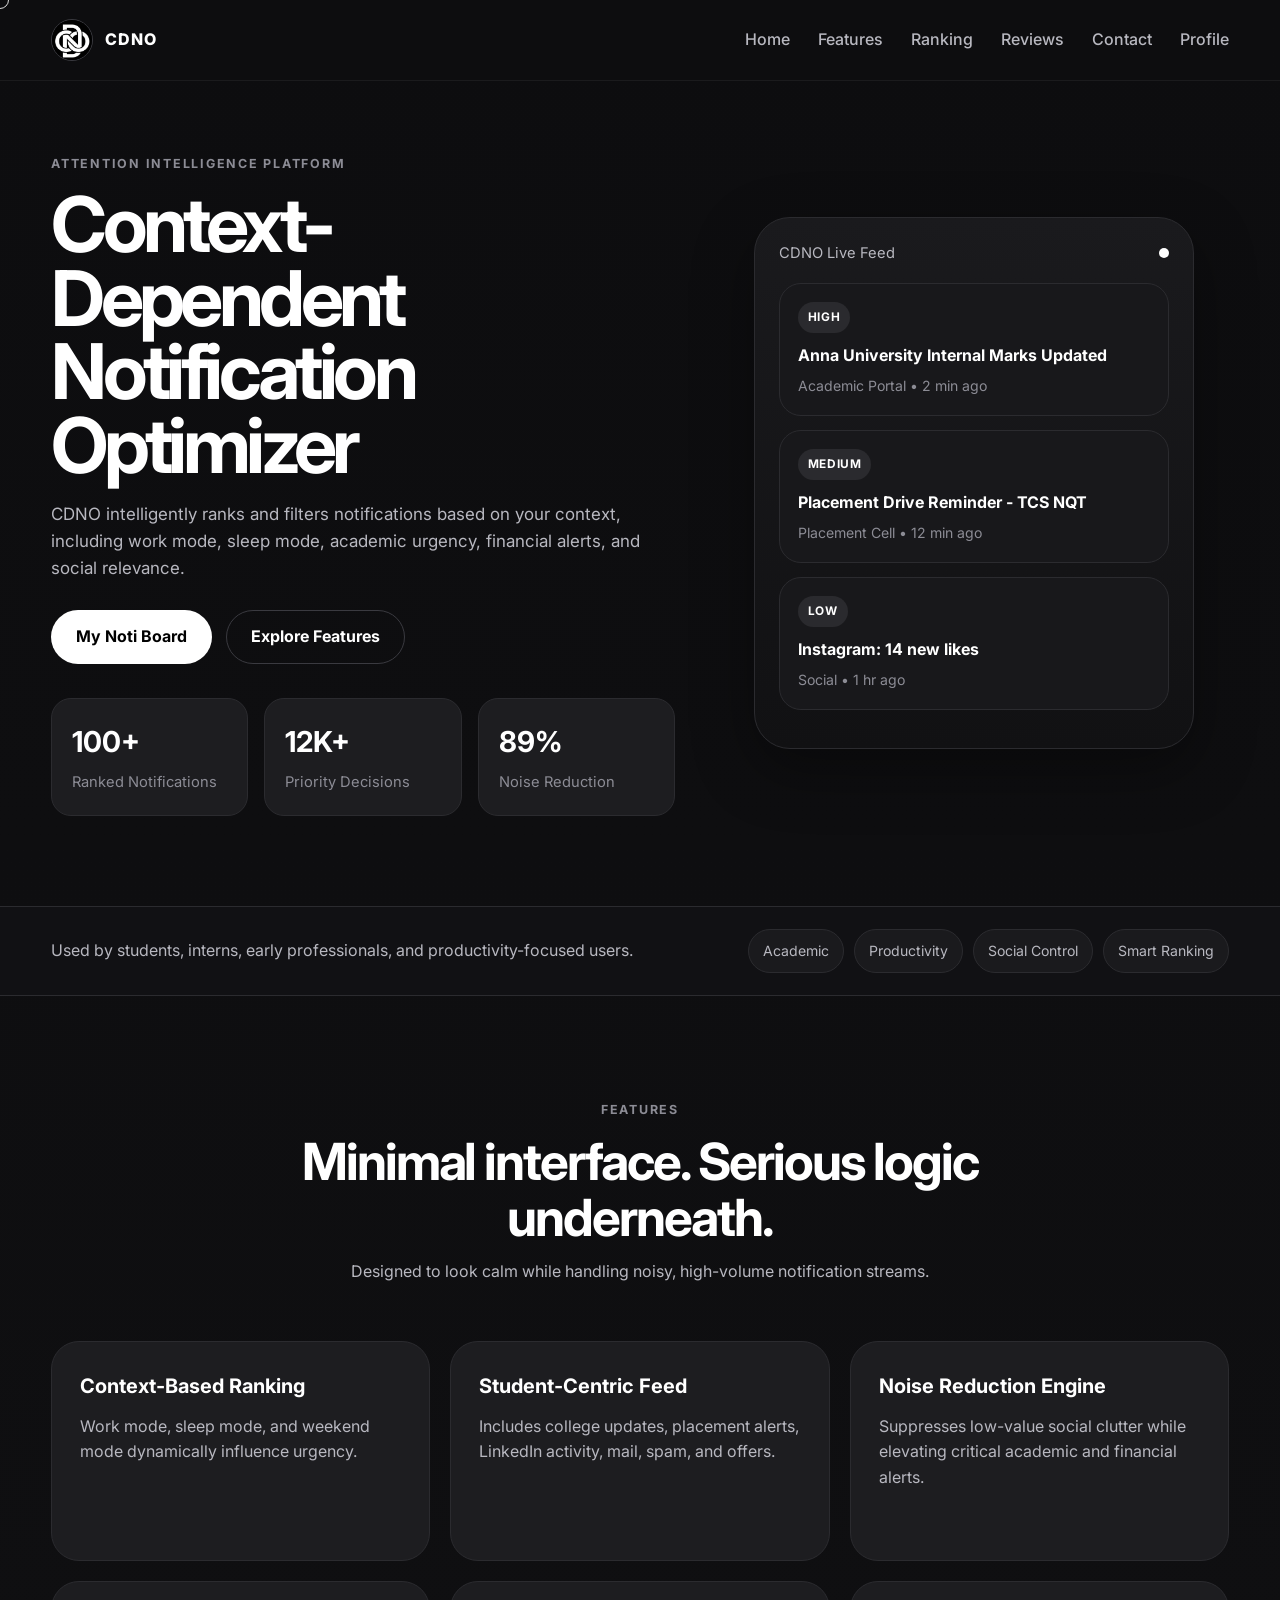
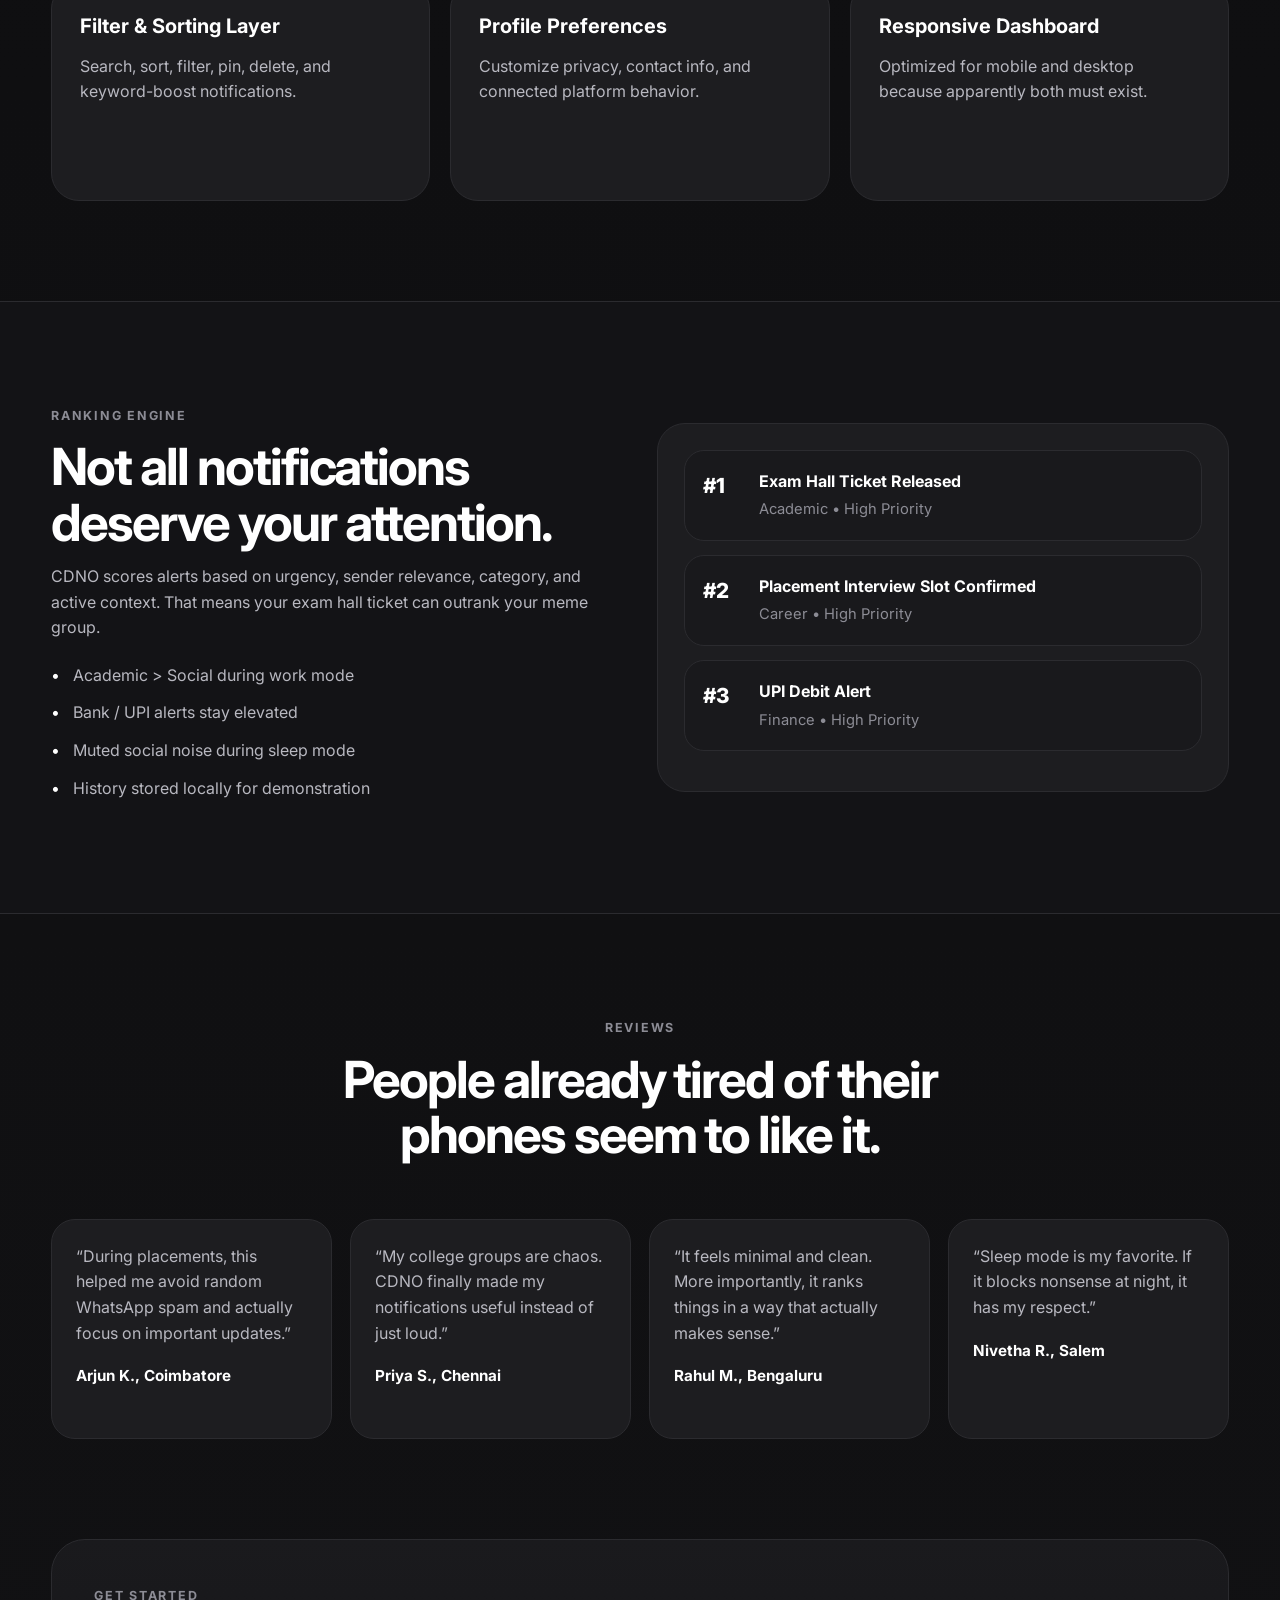
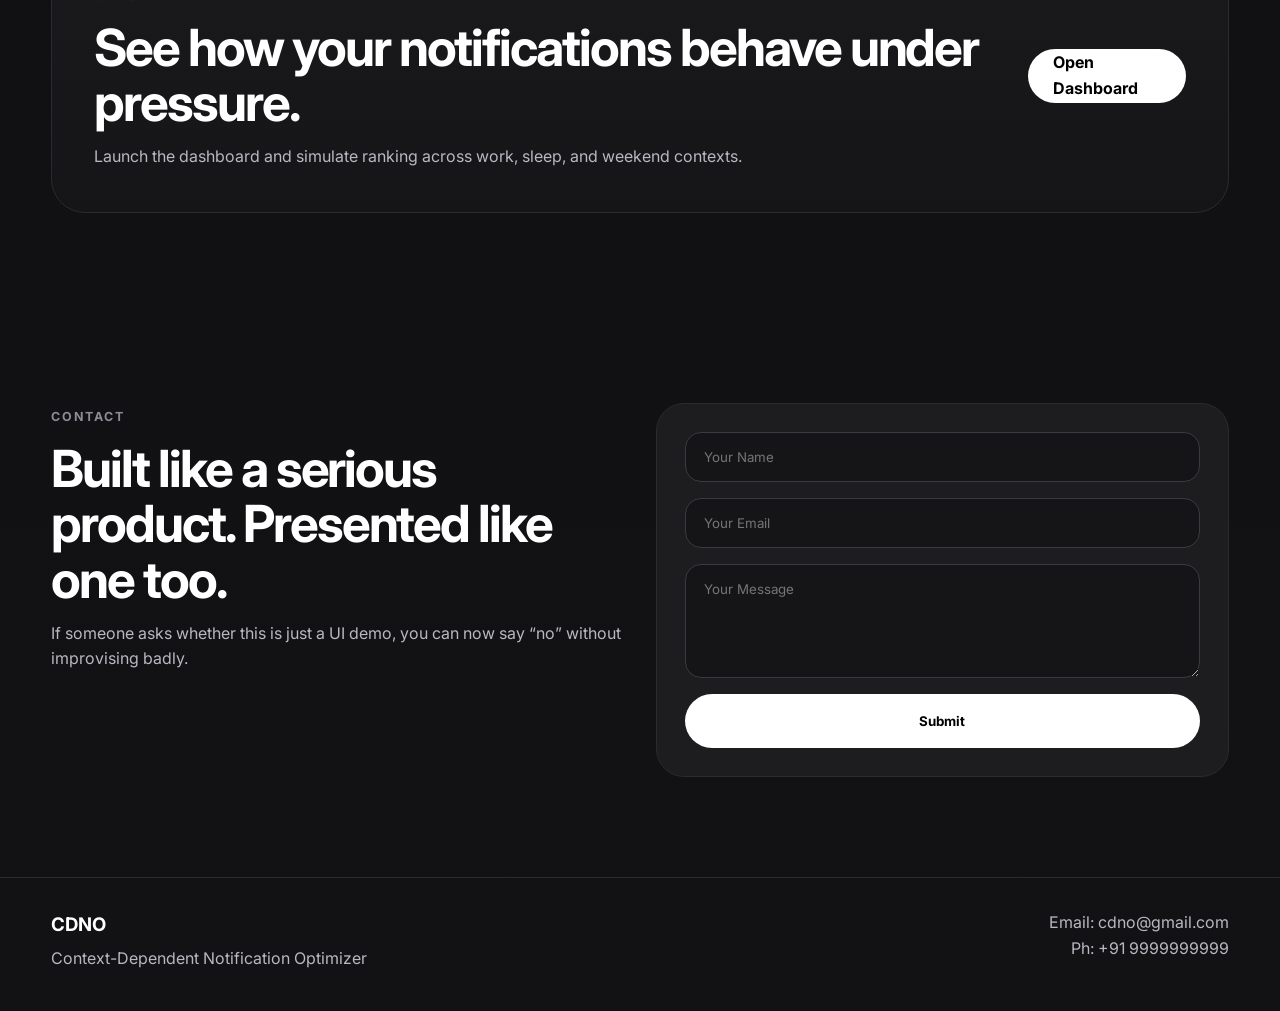
<file: index.html>
<!DOCTYPE html>
<html lang="en">
<head>
  <meta charset="UTF-8" />
  <meta name="viewport" content="width=device-width, initial-scale=1.0" />
  <title>CDNO | Context-Dependent Notification Optimizer</title>
  <meta name="description" content="CDNO intelligently ranks and filters notifications based on urgency, relevance, and user context." />
  <meta name="keywords" content="CDNO, Notification Optimizer, Smart Notifications, Dashboard" />
  <meta name="author" content="Leo" />


  <link rel="preconnect" href="https://fonts.googleapis.com" />
  <link rel="preconnect" href="https://fonts.gstatic.com" crossorigin />
  <link href="https://fonts.googleapis.com/css2?family=Inter:wght@300;400;500;600;700;800&display=swap" rel="stylesheet" />


  <link rel="stylesheet" href="./css/style.css" />
</head>
<body>


  <div class="cursor"></div>


  <!-- NAVBAR -->
  <header class="navbar">
    <div class="container nav-container">
      <div class="brand">
        <div class="brand-mark">
          <img src="./assets/logo.jpg" alt="CDNO Logo" />
        </div>
        <span>CDNO</span>
      </div>


      <nav class="nav-links" id="navLinks">
        <a href="#home">Home</a>
        <a href="#features">Features</a>
        <a href="#ranking">Ranking</a>
        <a href="#testimonials">Reviews</a>
        <a href="#contact">Contact</a>
        <a href="profile.html">Profile</a>
      </nav>


      <button class="menu-toggle" id="menuToggle" aria-label="Toggle Menu">
        <span></span><span></span><span></span>
      </button>
    </div>
  </header>


  <!-- HERO -->
  <section class="hero" id="home">
    <div class="container hero-grid">
      <div class="hero-copy reveal">
        <span class="eyebrow">ATTENTION INTELLIGENCE PLATFORM</span>
        <h1>Context-Dependent Notification Optimizer</h1>
        <p>
          CDNO intelligently ranks and filters notifications based on your context,
          including work mode, sleep mode, academic urgency, financial alerts,
          and social relevance.
        </p>


        <div class="hero-actions">
          <a href="login.html" class="btn btn-primary magnetic">My Noti Board</a>
          <a href="#features" class="btn btn-secondary magnetic">Explore Features</a>
        </div>


        <div class="hero-stats">
          <div class="stat-card">
            <h3>100+</h3>
            <p>Ranked Notifications</p>
          </div>
          <div class="stat-card">
            <h3>12K+</h3>
            <p>Priority Decisions</p>
          </div>
          <div class="stat-card">
            <h3>89%</h3>
            <p>Noise Reduction</p>
          </div>
        </div>
      </div>


      <div class="hero-panel reveal">
        <div class="device-shell">
          <div class="device-top">
            <span>CDNO Live Feed</span>
            <span class="pulse-dot"></span>
          </div>


          <div class="feed-card high">
            <span class="tag">HIGH</span>
            <h4>Anna University Internal Marks Updated</h4>
            <p>Academic Portal • 2 min ago</p>
          </div>


          <div class="feed-card medium">
            <span class="tag">MEDIUM</span>
            <h4>Placement Drive Reminder - TCS NQT</h4>
            <p>Placement Cell • 12 min ago</p>
          </div>


          <div class="feed-card low">
            <span class="tag">LOW</span>
            <h4>Instagram: 14 new likes</h4>
            <p>Social • 1 hr ago</p>
          </div>
        </div>
      </div>
    </div>
  </section>


  <!-- TRUST -->
  <section class="trust-strip reveal">
    <div class="container trust-row">
      <span>Used by students, interns, early professionals, and productivity-focused users.</span>
      <div class="trust-badges">
        <span>Academic</span>
        <span>Productivity</span>
        <span>Social Control</span>
        <span>Smart Ranking</span>
      </div>
    </div>
  </section>


  <!-- FEATURES -->
  <section class="section" id="features">
    <div class="container">
      <div class="section-head reveal">
        <span class="eyebrow">FEATURES</span>
        <h2>Minimal interface. Serious logic underneath.</h2>
        <p>Designed to look calm while handling noisy, high-volume notification streams.</p>
      </div>


      <div class="feature-grid">
        <article class="feature-card reveal">
          <h3>Context-Based Ranking</h3>
          <p>Work mode, sleep mode, and weekend mode dynamically influence urgency.</p>
        </article>


        <article class="feature-card reveal">
          <h3>Student-Centric Feed</h3>
          <p>Includes college updates, placement alerts, LinkedIn activity, mail, spam, and offers.</p>
        </article>


        <article class="feature-card reveal">
          <h3>Noise Reduction Engine</h3>
          <p>Suppresses low-value social clutter while elevating critical academic and financial alerts.</p>
        </article>


        <article class="feature-card reveal">
          <h3>Filter & Sorting Layer</h3>
          <p>Search, sort, filter, pin, delete, and keyword-boost notifications.</p>
        </article>


        <article class="feature-card reveal">
          <h3>Profile Preferences</h3>
          <p>Customize privacy, contact info, and connected platform behavior.</p>
        </article>


        <article class="feature-card reveal">
          <h3>Responsive Dashboard</h3>
          <p>Optimized for mobile and desktop because apparently both must exist.</p>
        </article>
      </div>
    </div>
  </section>


  <!-- RANKING PREVIEW -->
  <section class="section section-alt" id="ranking">
    <div class="container ranking-layout">
      <div class="ranking-copy reveal">
        <span class="eyebrow">RANKING ENGINE</span>
        <h2>Not all notifications deserve your attention.</h2>
        <p>
          CDNO scores alerts based on urgency, sender relevance, category, and active context.
          That means your exam hall ticket can outrank your meme group.
        </p>
        <ul class="bullet-list">
          <li>Academic > Social during work mode</li>
          <li>Bank / UPI alerts stay elevated</li>
          <li>Muted social noise during sleep mode</li>
          <li>History stored locally for demonstration</li>
        </ul>
      </div>


      <div class="ranking-box reveal">
        <div class="mini-rank-card">
          <span>#1</span>
          <div>
            <h4>Exam Hall Ticket Released</h4>
            <p>Academic • High Priority</p>
          </div>
        </div>


        <div class="mini-rank-card">
          <span>#2</span>
          <div>
            <h4>Placement Interview Slot Confirmed</h4>
            <p>Career • High Priority</p>
          </div>
        </div>


        <div class="mini-rank-card">
          <span>#3</span>
          <div>
            <h4>UPI Debit Alert</h4>
            <p>Finance • High Priority</p>
          </div>
        </div>
      </div>
    </div>
  </section>


  <!-- TESTIMONIALS -->
  <section class="section" id="testimonials">
    <div class="container">
      <div class="section-head reveal">
        <span class="eyebrow">REVIEWS</span>
        <h2>People already tired of their phones seem to like it.</h2>
      </div>


      <div class="testimonial-grid">
        <article class="testimonial-card reveal">
          <p>“During placements, this helped me avoid random WhatsApp spam and actually focus on important updates.”</p>
          <h4>Arjun K., Coimbatore</h4>
        </article>


        <article class="testimonial-card reveal">
          <p>“My college groups are chaos. CDNO finally made my notifications useful instead of just loud.”</p>
          <h4>Priya S., Chennai</h4>
        </article>


        <article class="testimonial-card reveal">
          <p>“It feels minimal and clean. More importantly, it ranks things in a way that actually makes sense.”</p>
          <h4>Rahul M., Bengaluru</h4>
        </article>


        <article class="testimonial-card reveal">
          <p>“Sleep mode is my favorite. If it blocks nonsense at night, it has my respect.”</p>
          <h4>Nivetha R., Salem</h4>
        </article>
      </div>
    </div>
  </section>


  <!-- CTA -->
  <section class="cta-section reveal">
    <div class="container cta-box">
      <div>
        <span class="eyebrow">GET STARTED</span>
        <h2>See how your notifications behave under pressure.</h2>
        <p>Launch the dashboard and simulate ranking across work, sleep, and weekend contexts.</p>
      </div>
      <a href="login.html" class="btn btn-primary magnetic">Open Dashboard</a>
    </div>
  </section>


  <!-- CONTACT -->
  <section class="section" id="contact">
    <div class="container contact-wrap reveal">
      <div class="contact-left">
        <span class="eyebrow">CONTACT</span>
        <h2>Built like a serious product. Presented like one too.</h2>
        <p>If someone asks whether this is just a UI demo, you can now say “no” without improvising badly.</p>
      </div>


      <form class="contact-form" id="contactForm">
        <input type="text" id="name" placeholder="Your Name" required />
        <input type="email" id="email" placeholder="Your Email" required />
        <textarea id="message" placeholder="Your Message" rows="5" required></textarea>
        <button type="submit" class="btn btn-primary magnetic">Submit</button>
      </form>
    </div>
  </section>


  <!-- FOOTER -->
  <footer class="footer">
    <div class="container footer-row">
      <div>
        <h3>CDNO</h3>
        <p>Context-Dependent Notification Optimizer</p>
      </div>
      <div class="footer-contact">
        <p>Email: cdno@gmail.com</p>
        <p>Ph: +91 9999999999</p>
      </div>
    </div>
  </footer>


  <script src="./js/database.js"></script>
  <script src="./js/auth.js"></script>
  <script src="./js/script.js"></script>
</body>
</html>
</file>
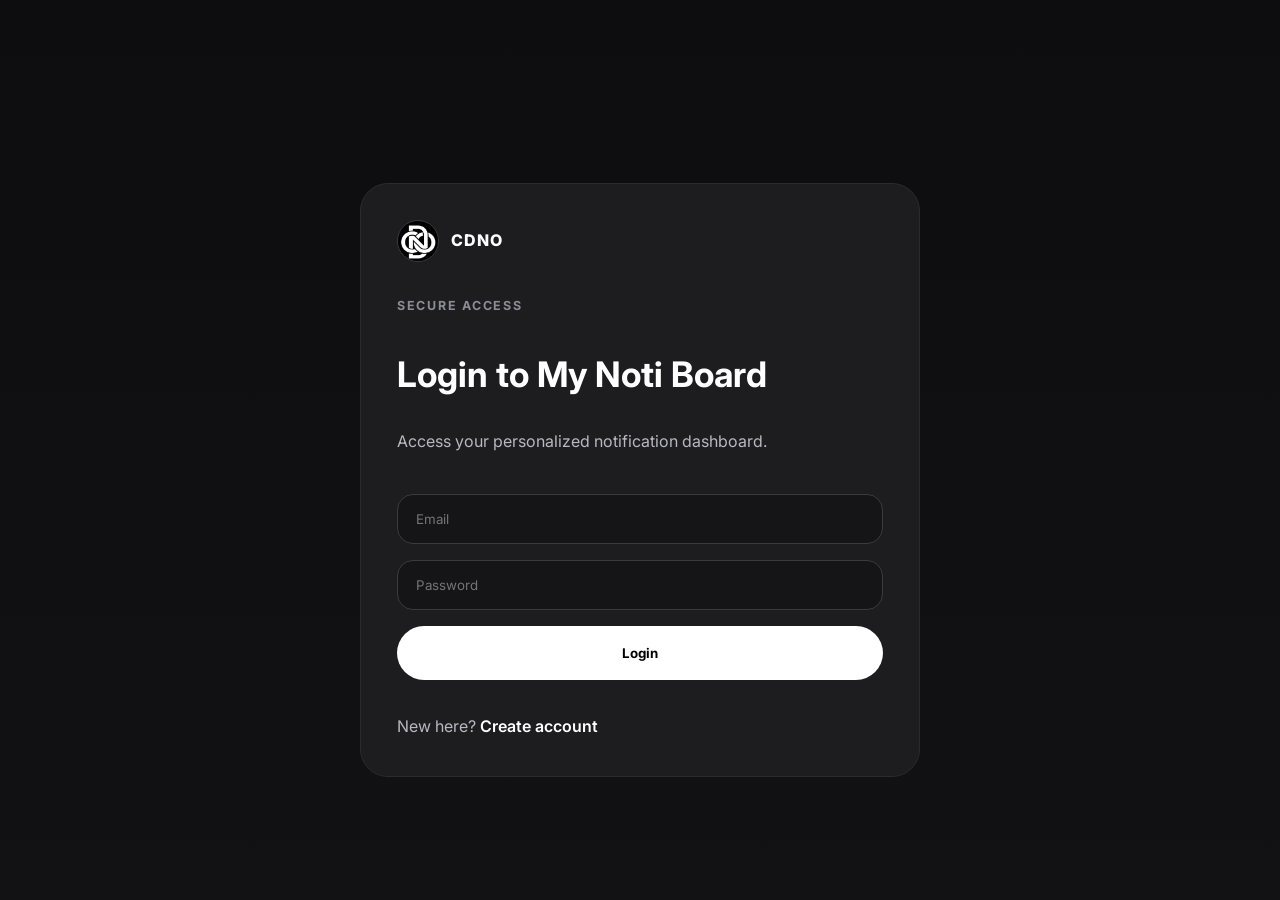
<file: login.html>
<!DOCTYPE html>
<html lang="en">
<head>
  <meta charset="UTF-8" />
  <meta name="viewport" content="width=device-width, initial-scale=1.0" />
  <title>CDNO | Login</title>
  <link rel="preconnect" href="https://fonts.googleapis.com" />
  <link rel="preconnect" href="https://fonts.gstatic.com" crossorigin />
  <link href="https://fonts.googleapis.com/css2?family=Inter:wght@300;400;500;600;700;800&display=swap" rel="stylesheet" />
  <link rel="stylesheet" href="./css/style.css" />
</head>
<body>


  <section class="section" style="min-height:100vh; display:grid; place-items:center; padding:120px 0 60px;">
    <div class="container" style="max-width:560px;">
      <div class="contact-form" style="padding:36px;">
        <div class="brand" style="margin-bottom:18px;">
          <div class="brand-mark"><img src="./assets/logo.jpg" alt="CDNO Logo" /></div>
          <span>CDNO</span>
        </div>


        <span class="eyebrow">SECURE ACCESS</span>
        <h2 style="font-size:2.2rem; margin-bottom:10px;">Login to My Noti Board</h2>
        <p style="color:var(--text-muted); margin-bottom:24px;">Access your personalized notification dashboard.</p>


        <form id="loginForm" style="display:grid; gap:16px;">
          <input type="email" id="loginEmail" placeholder="Email" required />
          <input type="password" id="loginPassword" placeholder="Password" required />
          <button type="submit" class="btn btn-primary">Login</button>
        </form>


        <p style="margin-top:18px; color:var(--text-muted);">
          New here? <a href="signup.html" style="color:#fff; font-weight:600;">Create account</a>
        </p>


        <p id="loginError" style="margin-top:14px; color:#ff9f9f; display:none;"></p>
      </div>
    </div>
  </section>


  <script src="./js/database.js"></script>
  <script src="./js/auth.js"></script>
</body>
</html>
</file>
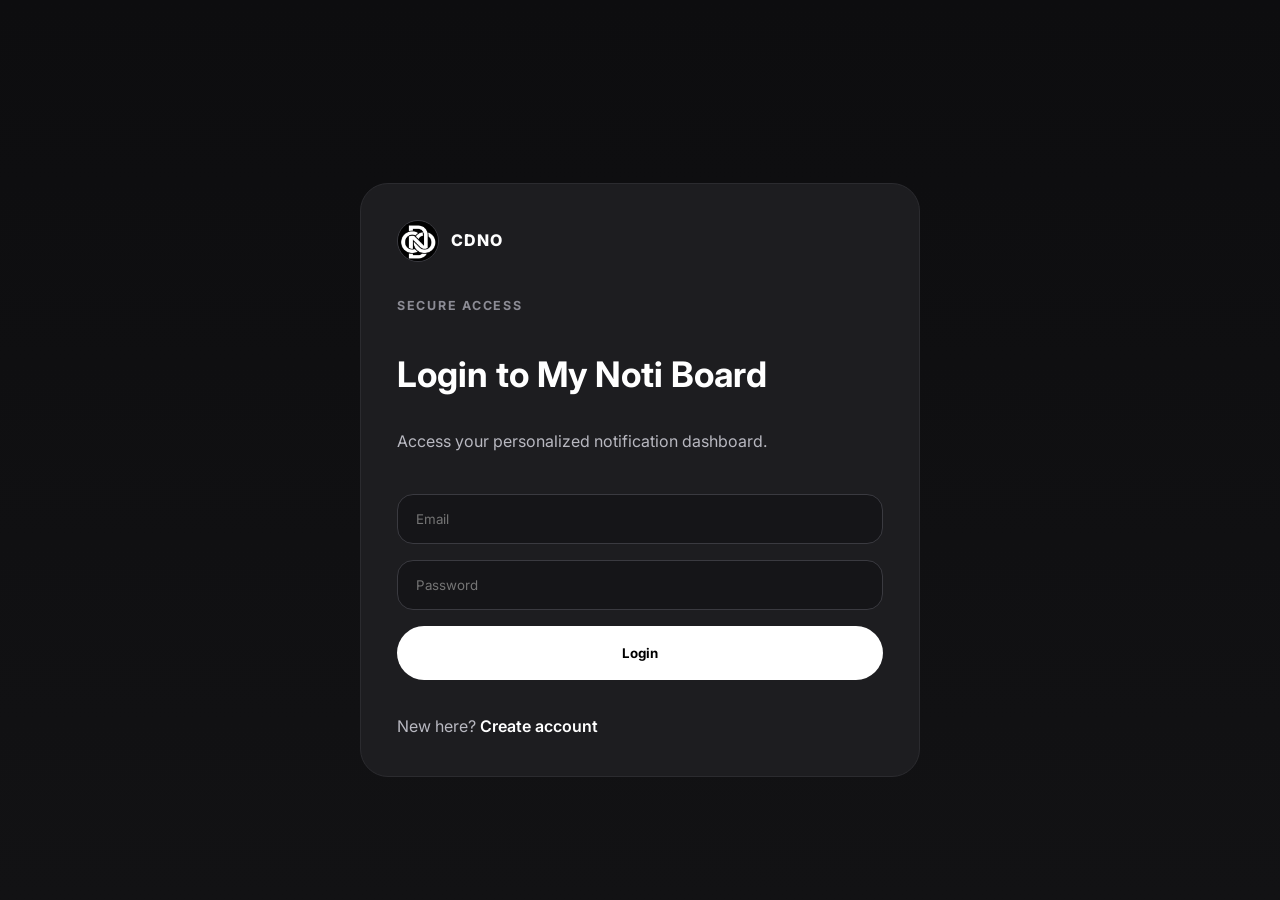
<file: notifications.html>
<!DOCTYPE html>
<html lang="en">
<head>
  <meta charset="UTF-8" />
  <meta name="viewport" content="width=device-width, initial-scale=1.0" />
  <title>CDNO | My Noti Board</title>


  <link rel="preconnect" href="https://fonts.googleapis.com" />
  <link rel="preconnect" href="https://fonts.gstatic.com" crossorigin />
  <link href="https://fonts.googleapis.com/css2?family=Inter:wght@300;400;500;600;700;800&display=swap" rel="stylesheet" />


  <link rel="stylesheet" href="./css/dashboard.css" />
</head>
<body>


  <div class="app-shell">


    <div class="mobile-topbar">
      <div class="mobile-brand">
        <div class="brand-mark"><img src="./assets/logo.jpg" alt="CDNO Logo" /></div>
        <div>
          <h2>CDNO</h2>
          <p>My Noti Board</p>
        </div>
      </div>
    </div>


    <aside class="sidebar">
      <div class="sidebar-top">
        <div class="sidebar-brand">
          <div class="brand-mark"><img src="./assets/logo.jpg" alt="CDNO Logo" /></div>
          <div>
            <h2>CDNO</h2>
            <p>My Noti Board</p>
          </div>
        </div>


        <nav class="sidebar-nav">
          <a href="#dashboard">Dashboard</a>
          <a href="#filters">Filters</a>
          <a href="#rankings">Rankings</a>
          <a href="#history">History</a>
          <a href="#profile">Profile</a>
        </nav>


        <div class="mode-panel">
          <p>Context Mode</p>
          <div class="mode-buttons">
            <button class="mode-btn active" data-mode="work">Work</button>
            <button class="mode-btn" data-mode="sleep">Sleep</button>
            <button class="mode-btn" data-mode="weekend">Weekend</button>
          </div>
        </div>
      </div>
      <div class="sidebar-footer">
        <button class="secondary-btn full-btn" id="goProfileBtn">Open Profile</button>
        <button class="secondary-btn full-btn danger-btn" id="logoutBtn">Logout</button>
      </div>
    </aside>


    <main class="main-content">
      <section class="topbar" id="dashboard">
        <div class="topbar-left">
          <h1>Notification Intelligence Dashboard</h1>
          <p id="welcomeText">Ranked and filtered based on your selected context.</p>
        </div>


        <div class="topbar-actions">
          <button class="secondary-btn" id="refreshBtn">Refresh Feed</button>
          <button class="primary-btn" id="runEngineBtn">Run Optimizer</button>
        </div>
      </section>


      <section class="summary-grid">
        <div class="summary-card">
          <h3 id="totalCount">0</h3>
          <p>Total Notifications</p>
        </div>
        <div class="summary-card">
          <h3 id="unreadCount">0</h3>
          <p>Unread Alerts</p>
        </div>
        <div class="summary-card">
          <h3 id="optimizedCount">0</h3>
          <p>High Priority</p>
        </div>
        <div class="summary-card">
          <h3 id="hiddenNoiseCount">0</h3>
          <p>Suppressed Noise</p>
        </div>
      </section>


      <section class="panel" id="filters">
        <div class="panel-head">
          <div>
            <h2>Filters & Optimization</h2>
            <p>Customize how alerts are ranked and filtered.</p>
          </div>
        </div>


        <div class="controls-grid">
          <div class="control-box">
            <label for="searchInput">Search</label>
            <input type="text" id="searchInput" placeholder="Search title, source, category..." />
          </div>


          <div class="control-box">
            <label for="categoryFilter">Category</label>
            <select id="categoryFilter">
              <option value="all">All Categories</option>
              <option value="academic">Academic</option>
              <option value="career">Career</option>
              <option value="social">Social</option>
              <option value="finance">Finance</option>
              <option value="utility">Utility</option>
              <option value="travel">Travel</option>
              <option value="spam">Spam</option>
              <option value="gaming">Gaming</option>
            </select>
          </div>


          <div class="control-box">
            <label for="priorityFilter">Priority</label>
            <select id="priorityFilter">
              <option value="all">All Priorities</option>
              <option value="HIGH">High</option>
              <option value="MEDIUM">Medium</option>
              <option value="LOW">Low</option>
            </select>
          </div>


          <div class="control-box">
            <label for="sortMode">Sort By</label>
            <select id="sortMode">
              <option value="priority">Priority</option>
              <option value="category">Category</option>
              <option value="source">Source</option>
              <option value="recent">Recent First</option>
            </select>
          </div>


          <div class="control-box full-span">
            <label for="keywordInput">Keyword Boost</label>
            <input type="text" id="keywordInput" placeholder="exam, marks, placement, interview, anna university..." />
          </div>
        </div>


        <div class="toggle-row">
          <label class="toggle-wrap">
            <input type="checkbox" id="autoSortToggle" />
            <span>Enable Automated Ranking</span>
          </label>


          <button class="secondary-btn" id="saveKeywordBtn">Save Keywords</button>
        </div>
      </section>


      <section class="panel" id="rankings">
        <div class="panel-head">
          <div>
            <h2>Ranked Notifications</h2>
            <p>Important alerts rise. Junk gets buried.</p>
          </div>
        </div>


        <div id="notificationList" class="notification-list"></div>
      </section>


      <section class="panel" id="history">
        <div class="panel-head">
          <div>
            <h2>Optimization History</h2>
            <p>Recent ranking and feed processing sessions.</p>
          </div>
        </div>


        <div id="historyList" class="history-list"></div>
      </section>


      <section class="panel" id="profile">
        <div class="panel-head">
          <div>
            <h2>User Profile Snapshot</h2>
            <p>Your personalization and connected account overview.</p>
          </div>
        </div>


        <div class="profile-grid">
          <div class="profile-card">
            <h3 id="profileUserName">User</h3>
            <p id="profileUserEmail">No email</p>
            <p id="profileUserPhone">Phone not added</p>
            <p id="profileUserPrivacy">Private Profile</p>
          </div>


          <div class="profile-card">
            <h3>Connected Platforms</h3>
            <ul>
              <li id="profileInstagram">Instagram: Not connected</li>
              <li id="profileWhatsapp">WhatsApp: Not connected</li>
              <li>Notification Engine: Active</li>
              <li>Personalization Layer: Enabled</li>
            </ul>
          </div>
        </div>
      </section>


    </main>
  </div>


  <script src="./js/database.js"></script>
  <script src="./js/auth.js"></script>
  <script src="./js/dashboard.js"></script>
</body>
</html>
</file>
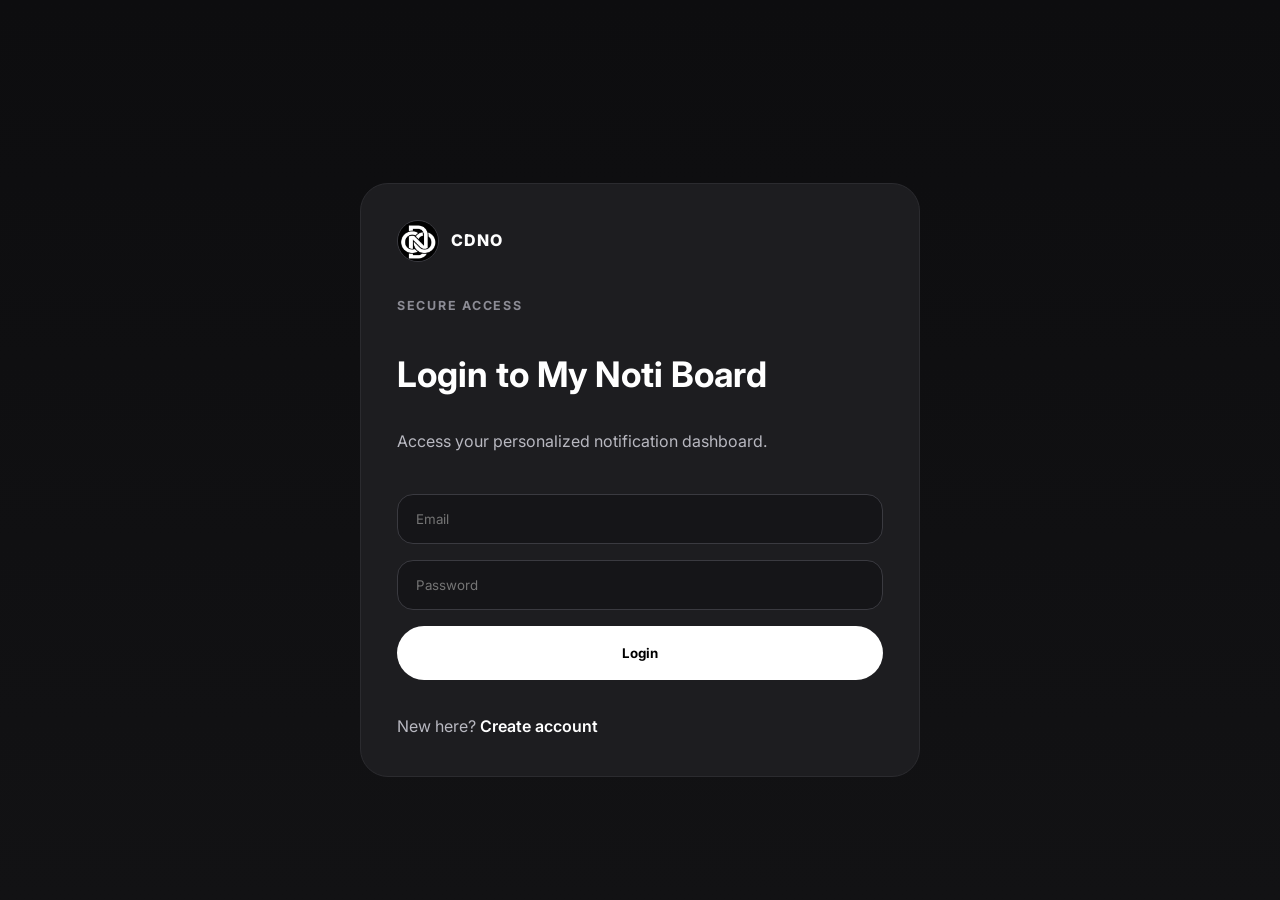
<file: profile.html>
<!DOCTYPE html>
<html lang="en">
<head>
  <meta charset="UTF-8" />
  <meta name="viewport" content="width=device-width, initial-scale=1.0" />
  <title>CDNO | Profile</title>
  <link rel="preconnect" href="https://fonts.googleapis.com" />
  <link rel="preconnect" href="https://fonts.gstatic.com" crossorigin />
  <link href="https://fonts.googleapis.com/css2?family=Inter:wght@300;400;500;600;700;800&display=swap" rel="stylesheet" />
  <link rel="stylesheet" href="./css/style.css" />
</head>
<body>


  <section class="section" style="min-height:100vh; padding:120px 0 60px;">
    <div class="container" style="max-width:900px;">
      <div class="section-head" style="text-align:left; margin-bottom:28px;">
        <div class="brand" style="margin-bottom:18px;">
          <div class="brand-mark"><img src="./assets/logo.jpg" alt="CDNO Logo" /></div>
          <span>CDNO</span>
        </div>
        <span class="eyebrow">PROFILE</span>
        <h2>Account Overview</h2>
        <p>Your local profile and personalization settings.</p>
      </div>


      <div class="feature-grid" style="grid-template-columns:1fr 1fr;">
        <div class="feature-card">
          <h3 id="profileName">User</h3>
          <p id="profileEmail">Email</p>
          <p id="profilePhone">Phone</p>
          <p id="profilePrivacy">Privacy</p>
        </div>


        <div class="feature-card">
          <h3>Connected Platforms</h3>
          <p id="profileInstagram">Instagram: Not connected</p>
          <p id="profileWhatsapp">WhatsApp: Not connected</p>
          <p>Notification Engine: Enabled</p>
        </div>
      </div>


      <div style="margin-top:28px; display:flex; gap:14px; flex-wrap:wrap;">
        <a href="notifications.html" class="btn btn-primary">Open Dashboard</a>
        <a href="index.html" class="btn btn-secondary">Back Home</a>
        <button id="logoutProfileBtn" class="btn btn-secondary">Logout</button>
      </div>
    </div>
  </section>


  <script src="./js/database.js"></script>
  <script src="./js/auth.js"></script>
</body>
</html>
</file>
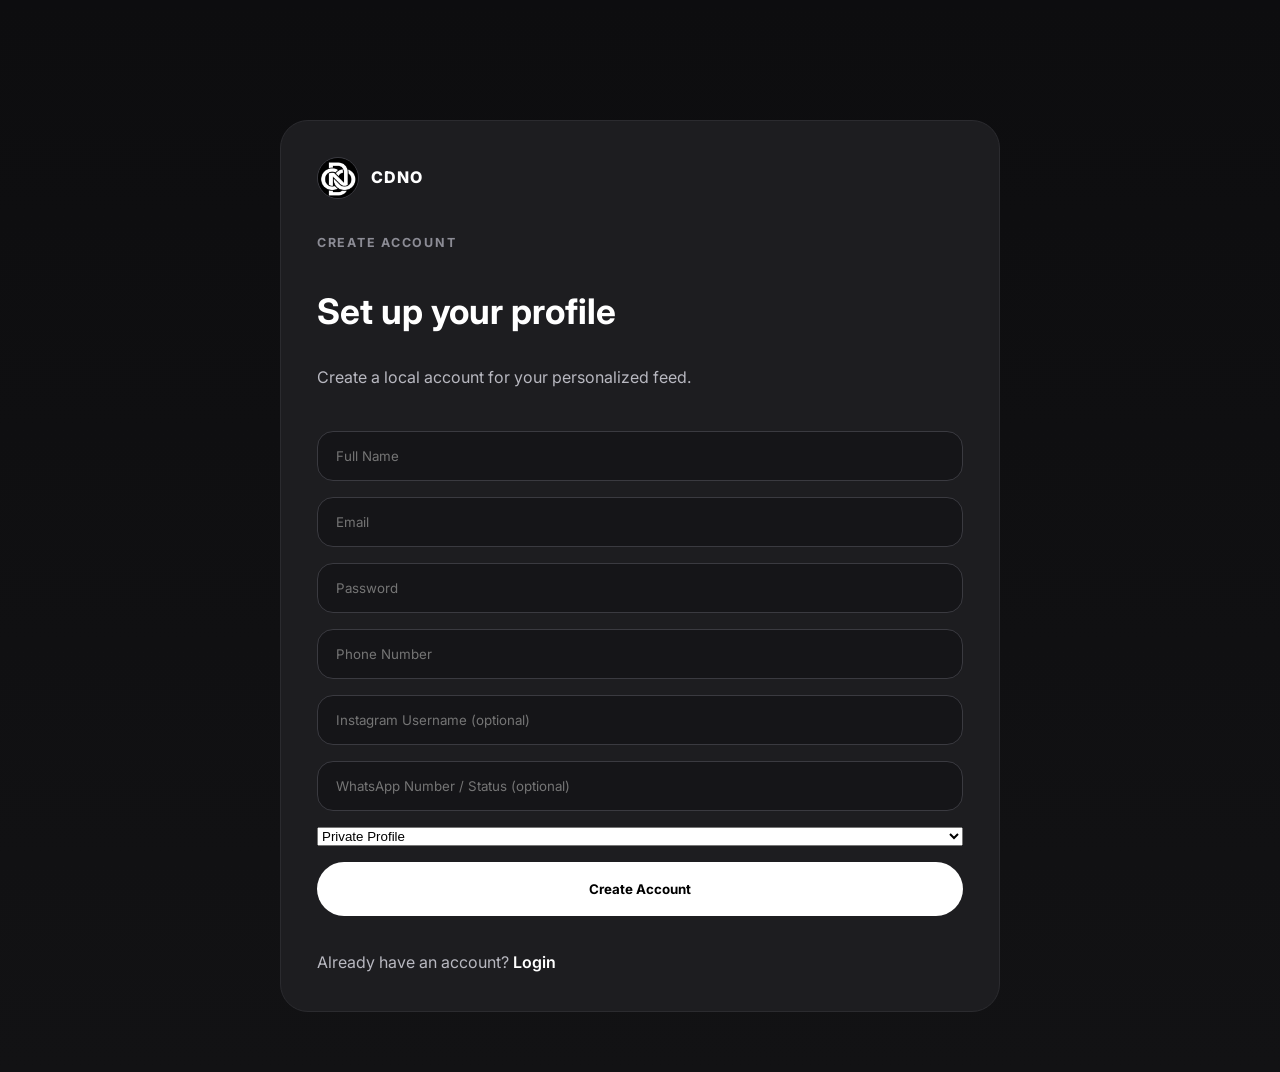
<file: signup.html>
<!DOCTYPE html>
<html lang="en">
<head>
  <meta charset="UTF-8" />
  <meta name="viewport" content="width=device-width, initial-scale=1.0" />
  <title>CDNO | Sign Up</title>
  <link rel="preconnect" href="https://fonts.googleapis.com" />
  <link rel="preconnect" href="https://fonts.gstatic.com" crossorigin />
  <link href="https://fonts.googleapis.com/css2?family=Inter:wght@300;400;500;600;700;800&display=swap" rel="stylesheet" />
  <link rel="stylesheet" href="./css/style.css" />
</head>
<body>


  <section class="section" style="min-height:100vh; display:grid; place-items:center; padding:120px 0 60px;">
    <div class="container" style="max-width:720px;">
      <div class="contact-form" style="padding:36px;">
        <div class="brand" style="margin-bottom:18px;">
          <div class="brand-mark"><img src="./assets/logo.jpg" alt="CDNO Logo" /></div>
          <span>CDNO</span>
        </div>


        <span class="eyebrow">CREATE ACCOUNT</span>
        <h2 style="font-size:2.2rem; margin-bottom:10px;">Set up your profile</h2>
        <p style="color:var(--text-muted); margin-bottom:24px;">Create a local account for your personalized feed.</p>


        <form id="signupForm" style="display:grid; gap:16px;">
          <input type="text" id="signupName" placeholder="Full Name" required />
          <input type="email" id="signupEmail" placeholder="Email" required />
          <input type="password" id="signupPassword" placeholder="Password" required />
          <input type="tel" id="signupPhone" placeholder="Phone Number" required />
          <input type="text" id="signupInstagram" placeholder="Instagram Username (optional)" />
          <input type="text" id="signupWhatsapp" placeholder="WhatsApp Number / Status (optional)" />
          <select id="signupPrivacy" required>
            <option value="Private Profile">Private Profile</option>
            <option value="Friends Only">Friends Only</option>
            <option value="Public Profile">Public Profile</option>
          </select>
          <button type="submit" class="btn btn-primary">Create Account</button>
        </form>


        <p style="margin-top:18px; color:var(--text-muted);">
          Already have an account? <a href="login.html" style="color:#fff; font-weight:600;">Login</a>
        </p>


        <p id="signupError" style="margin-top:14px; color:#ff9f9f; display:none;"></p>
      </div>
    </div>
  </section>


  <script src="./js/database.js"></script>
  <script src="./js/auth.js"></script>
</body>
</html>
</file>
<file: css/style.css>
:root {
  --bg: #0f0f10;
  --bg-soft: #171719;
  --bg-card: #1d1d20;
  --line: #2b2b2f;
  --line-soft: #3a3a40;
  --text: #ffffff;
  --text-muted: #b8b8c0;
  --text-soft: #8c8c95;
  --white: #ffffff;
  --black: #000000;
  --shadow: 0 20px 60px rgba(0, 0, 0, 0.35);
  --radius-xl: 28px;
  --radius-lg: 20px;
  --radius-md: 16px;
  --radius-sm: 12px;
  --transition: all 0.35s ease;
  --max-width: 1240px;
}


* {
  margin: 0;
  padding: 0;
  box-sizing: border-box;
}


html { scroll-behavior: smooth; }


body {
  font-family: 'Inter', sans-serif;
  background: linear-gradient(180deg, #0d0d0f 0%, #121214 100%);
  color: var(--text);
  overflow-x: hidden;
  line-height: 1.6;
}


a { text-decoration: none; color: inherit; }
button, input, textarea { font-family: inherit; }
img, svg { display: block; max-width: 100%; }


.container {
  width: min(92%, var(--max-width));
  margin: 0 auto;
}


.section { padding: 100px 0; }


.section-alt {
  background: #131316;
  border-top: 1px solid var(--line);
  border-bottom: 1px solid var(--line);
}


.eyebrow {
  display: inline-block;
  font-size: 0.78rem;
  font-weight: 700;
  letter-spacing: 0.14em;
  color: var(--text-soft);
  margin-bottom: 14px;
}


.section-head {
  text-align: center;
  max-width: 720px;
  margin: 0 auto 56px;
}


.section-head h2,
.ranking-copy h2,
.contact-left h2,
.cta-box h2 {
  font-size: clamp(2rem, 4vw, 3.5rem);
  line-height: 1.08;
  letter-spacing: -0.04em;
  margin-bottom: 14px;
}


.section-head p,
.ranking-copy p,
.contact-left p,
.cta-box p {
  color: var(--text-muted);
  font-size: 1rem;
}


.cursor {
  width: 18px;
  height: 18px;
  border: 1.5px solid rgba(255,255,255,0.85);
  border-radius: 50%;
  position: fixed;
  top: 0;
  left: 0;
  transform: translate(-50%, -50%);
  pointer-events: none;
  z-index: 9999;
  transition: transform 0.08s ease;
}


.navbar {
  position: fixed;
  top: 0;
  width: 100%;
  z-index: 999;
  background: rgba(15, 15, 16, 0.78);
  backdrop-filter: blur(16px);
  border-bottom: 1px solid rgba(255,255,255,0.06);
}


.nav-container {
  min-height: 80px;
  display: flex;
  align-items: center;
  justify-content: space-between;
}


.brand {
  display: flex;
  align-items: center;
  gap: 12px;
  font-weight: 800;
  font-size: 1rem;
  letter-spacing: 0.06em;
}


.brand-mark {
  width: 42px;
  height: 42px;
  border-radius: 50%;
  border: 1px solid var(--line-soft);
  overflow: hidden;
  background: #1c1c1f;
  flex-shrink: 0;
}


.brand-mark img {
  width: 100%;
  height: 100%;
  object-fit: cover;
}


.nav-links {
  display: flex;
  align-items: center;
  gap: 28px;
}


.nav-links a {
  color: var(--text-muted);
  font-weight: 500;
  transition: var(--transition);
}


.nav-links a:hover { color: var(--white); }


.menu-toggle {
  display: none;
  width: 44px;
  height: 44px;
  border: 1px solid var(--line-soft);
  border-radius: 50%;
  background: #18181b;
  cursor: pointer;
  align-items: center;
  justify-content: center;
  flex-direction: column;
  gap: 4px;
}


.menu-toggle span {
  width: 16px;
  height: 2px;
  background: var(--white);
  border-radius: 999px;
}


.hero { padding: 150px 0 90px; }


.hero-grid {
  display: grid;
  grid-template-columns: 1.1fr 0.9fr;
  gap: 44px;
  align-items: center;
}


.hero-copy h1 {
  font-size: clamp(2.8rem, 6vw, 5.3rem);
  line-height: 0.96;
  letter-spacing: -0.06em;
  margin-bottom: 18px;
  max-width: 820px;
}


.hero-copy p {
  color: var(--text-muted);
  font-size: 1.06rem;
  max-width: 640px;
  margin-bottom: 28px;
}


.hero-actions {
  display: flex;
  gap: 14px;
  flex-wrap: wrap;
  margin-bottom: 34px;
}


.btn {
  display: inline-flex;
  align-items: center;
  justify-content: center;
  min-height: 54px;
  padding: 0 24px;
  border-radius: 999px;
  border: 1px solid transparent;
  font-weight: 700;
  cursor: pointer;
  transition: var(--transition);
}


.btn-primary {
  background: var(--white);
  color: var(--black);
}


.btn-primary:hover {
  transform: translateY(-2px);
  box-shadow: var(--shadow);
}


.btn-secondary {
  background: transparent;
  border-color: var(--line-soft);
  color: var(--white);
}


.btn-secondary:hover {
  background: #1b1b1e;
  transform: translateY(-2px);
}


.hero-stats {
  display: grid;
  grid-template-columns: repeat(3, 1fr);
  gap: 16px;
  max-width: 720px;
}


.stat-card {
  background: var(--bg-card);
  border: 1px solid var(--line);
  border-radius: var(--radius-lg);
  padding: 20px;
}


.stat-card h3 {
  font-size: 1.8rem;
  margin-bottom: 6px;
}


.stat-card p {
  font-size: 0.92rem;
  color: var(--text-soft);
  margin: 0;
}


.hero-panel {
  display: flex;
  justify-content: center;
}


.device-shell {
  width: 100%;
  max-width: 440px;
  background: linear-gradient(180deg, #1a1a1d 0%, #111113 100%);
  border: 1px solid var(--line);
  border-radius: 36px;
  padding: 24px;
  box-shadow: var(--shadow);
}


.device-top {
  display: flex;
  align-items: center;
  justify-content: space-between;
  color: var(--text-muted);
  font-size: 0.92rem;
  margin-bottom: 18px;
}


.pulse-dot {
  width: 10px;
  height: 10px;
  border-radius: 50%;
  background: #fff;
  animation: pulse 1.8s infinite;
}


.feed-card {
  background: #18181b;
  border: 1px solid var(--line);
  border-radius: 22px;
  padding: 18px;
  margin-bottom: 14px;
  transition: var(--transition);
}


.feed-card:hover { transform: translateY(-4px); }


.feed-card h4 {
  font-size: 1rem;
  margin: 10px 0 6px;
}


.feed-card p {
  font-size: 0.88rem;
  color: var(--text-soft);
}


.tag {
  display: inline-block;
  padding: 6px 10px;
  border-radius: 999px;
  background: #2a2a2e;
  color: #fff;
  font-size: 0.74rem;
  font-weight: 700;
  letter-spacing: 0.05em;
}


.trust-strip {
  border-top: 1px solid var(--line);
  border-bottom: 1px solid var(--line);
  padding: 22px 0;
  background: #111114;
}


.trust-row {
  display: flex;
  align-items: center;
  justify-content: space-between;
  gap: 20px;
  flex-wrap: wrap;
}


.trust-row > span { color: var(--text-muted); }


.trust-badges {
  display: flex;
  gap: 10px;
  flex-wrap: wrap;
}


.trust-badges span {
  background: #1a1a1d;
  border: 1px solid var(--line);
  border-radius: 999px;
  padding: 10px 14px;
  font-size: 0.88rem;
  color: var(--text-muted);
}


.feature-grid {
  display: grid;
  grid-template-columns: repeat(3, 1fr);
  gap: 20px;
}


.feature-card {
  background: var(--bg-card);
  border: 1px solid var(--line);
  border-radius: var(--radius-xl);
  padding: 28px;
  min-height: 220px;
  transition: var(--transition);
}


.feature-card:hover {
  transform: translateY(-6px);
  border-color: #505056;
}


.feature-card h3 {
  font-size: 1.25rem;
  margin-bottom: 12px;
}


.feature-card p { color: var(--text-muted); }


.ranking-layout {
  display: grid;
  grid-template-columns: 1fr 1fr;
  gap: 34px;
  align-items: center;
}


.bullet-list {
  margin-top: 22px;
  list-style: none;
}


.bullet-list li {
  color: var(--text-muted);
  margin-bottom: 12px;
  position: relative;
  padding-left: 22px;
}


.bullet-list li::before {
  content: "•";
  position: absolute;
  left: 0;
  top: 0;
  color: var(--white);
}


.ranking-box {
  background: var(--bg-card);
  border: 1px solid var(--line);
  border-radius: 28px;
  padding: 26px;
}


.mini-rank-card {
  display: flex;
  gap: 16px;
  align-items: flex-start;
  background: #19191c;
  border: 1px solid var(--line);
  border-radius: 20px;
  padding: 18px;
  margin-bottom: 14px;
}


.mini-rank-card span {
  font-size: 1.3rem;
  font-weight: 800;
  min-width: 40px;
}


.mini-rank-card h4 { margin-bottom: 4px; }


.mini-rank-card p {
  color: var(--text-soft);
  font-size: 0.92rem;
}


.testimonial-grid {
  display: grid;
  grid-template-columns: repeat(4, 1fr);
  gap: 18px;
}


.testimonial-card {
  background: var(--bg-card);
  border: 1px solid var(--line);
  border-radius: 24px;
  padding: 24px;
  min-height: 220px;
  transition: var(--transition);
}


.testimonial-card:hover { transform: translateY(-6px); }


.testimonial-card p {
  color: var(--text-muted);
  margin-bottom: 18px;
}


.testimonial-card h4 { font-size: 0.95rem; }


.cta-section { padding: 0 0 90px; }


.cta-box {
  background: linear-gradient(180deg, #1a1a1d 0%, #151518 100%);
  border: 1px solid var(--line);
  border-radius: 34px;
  padding: 42px;
  display: flex;
  justify-content: space-between;
  align-items: center;
  gap: 24px;
}


.contact-wrap {
  display: grid;
  grid-template-columns: 1fr 1fr;
  gap: 32px;
  align-items: start;
}


.contact-form {
  background: var(--bg-card);
  border: 1px solid var(--line);
  border-radius: 28px;
  padding: 28px;
  display: grid;
  gap: 16px;
}


.contact-form input,
.contact-form textarea {
  width: 100%;
  border: 1px solid var(--line-soft);
  background: #151518;
  color: var(--white);
  border-radius: 16px;
  padding: 16px 18px;
  outline: none;
  transition: var(--transition);
}


.contact-form input:focus,
.contact-form textarea:focus {
  border-color: #777780;
}


.footer {
  border-top: 1px solid var(--line);
  padding: 32px 0 40px;
}


.footer-row {
  display: flex;
  justify-content: space-between;
  gap: 20px;
  flex-wrap: wrap;
}


.footer h3 { margin-bottom: 6px; }
.footer p { color: var(--text-muted); }
.footer-contact { text-align: right; }


.reveal {
  opacity: 0;
  transform: translateY(28px);
  transition: all 0.8s ease;
}


.reveal.show {
  opacity: 1;
  transform: translateY(0);
}


@keyframes pulse {
  0%,100% { opacity: 0.4; transform: scale(1); }
  50% { opacity: 1; transform: scale(1.2); }
}


@media (max-width: 1100px) {
  .hero-grid,
  .ranking-layout,
  .contact-wrap {
    grid-template-columns: 1fr;
  }


  .feature-grid {
    grid-template-columns: repeat(2, 1fr);
  }


  .testimonial-grid {
    grid-template-columns: repeat(2, 1fr);
  }
}


@media (max-width: 820px) {
  .nav-links { display: none; }


  .nav-links.active {
    display: flex;
    flex-direction: column;
    position: absolute;
    top: 88px;
    right: 4%;
    width: min(280px, 90vw);
    background: #18181b;
    border: 1px solid var(--line);
    border-radius: 22px;
    padding: 18px;
  }


  .menu-toggle { display: flex; }


  .hero-stats,
  .feature-grid,
  .testimonial-grid {
    grid-template-columns: 1fr;
  }


  .cta-box {
    flex-direction: column;
    align-items: flex-start;
  }


  .footer-contact { text-align: left; }
  .cursor { display: none; }
}
</file>
<file: css/dashboard.css>
:root {
  --bg: #0f0f11;
  --sidebar: #141416;
  --panel: #18181b;
  --panel-2: #1f1f23;
  --line: #2c2c31;
  --line-soft: #3a3a40;
  --text: #ffffff;
  --muted: #b6b6be;
  --soft: #8d8d97;
  --white: #ffffff;
  --black: #000000;
  --radius-xl: 28px;
  --radius-lg: 22px;
  --radius-md: 16px;
  --radius-sm: 12px;
  --transition: all 0.25s ease;
  --shadow: 0 20px 60px rgba(0,0,0,0.28);
}


* {
  margin: 0;
  padding: 0;
  box-sizing: border-box;
}


html { scroll-behavior: smooth; }


body {
  font-family: 'Inter', sans-serif;
  background: linear-gradient(180deg, #0d0d0f 0%, #121214 100%);
  color: var(--text);
  overflow-x: hidden;
}


a { text-decoration: none; color: inherit; }
button, input, select { font-family: inherit; }


.app-shell {
  display: grid;
  grid-template-columns: 280px 1fr;
  min-height: 100vh;
  width: 100%;
}


.mobile-topbar { display: none; }


.sidebar {
  background: var(--sidebar);
  border-right: 1px solid var(--line);
  padding: 28px 20px;
  display: flex;
  flex-direction: column;
  justify-content: space-between;
  min-height: 100vh;
  position: sticky;
  top: 0;
}


.sidebar-top { display: flex; flex-direction: column; }


.sidebar-brand {
  display: flex;
  align-items: center;
  gap: 14px;
  margin-bottom: 34px;
}


.brand-mark {
  width: 46px;
  height: 46px;
  border-radius: 50%;
  border: 1px solid var(--line-soft);
  overflow: hidden;
  background: #1c1c1f;
  flex-shrink: 0;
}


.brand-mark img {
  width: 100%;
  height: 100%;
  object-fit: cover;
}


.sidebar-brand h2 {
  font-size: 1.05rem;
  letter-spacing: 0.12em;
  text-transform: uppercase;
}


.sidebar-brand p {
  color: var(--soft);
  font-size: 0.85rem;
  margin-top: 4px;
}


.sidebar-nav {
  display: grid;
  gap: 10px;
}


.sidebar-nav a {
  padding: 13px 14px;
  border-radius: 14px;
  color: var(--muted);
  transition: var(--transition);
  font-weight: 500;
}


.sidebar-nav a:hover {
  background: #1f1f24;
  color: #fff;
}


.mode-panel {
  background: #1a1a1d;
  border: 1px solid var(--line);
  border-radius: var(--radius-lg);
  padding: 18px;
  margin-top: 28px;
}


.mode-panel p {
  margin-bottom: 14px;
  color: var(--muted);
  font-size: 0.92rem;
  font-weight: 600;
}


.mode-buttons {
  display: grid;
  gap: 10px;
}


.mode-btn {
  min-height: 46px;
  border-radius: 14px;
  border: 1px solid var(--line-soft);
  background: #161619;
  color: #fff;
  cursor: pointer;
  transition: var(--transition);
  font-weight: 600;
}


.mode-btn:hover { background: #202025; }


.mode-btn.active {
  background: #fff;
  color: #000;
}


.sidebar-footer {
  display: grid;
  gap: 12px;
  margin-top: 28px;
}


.full-btn { width: 100%; }


.danger-btn {
  border-color: #5a2b2b !important;
  color: #ffb8b8 !important;
}


.danger-btn:hover {
  background: rgba(255, 90, 90, 0.08);
}


.main-content {
  padding: 36px;
  width: 100%;
  min-width: 0;
  display: flex;
  flex-direction: column;
  gap: 24px;
}


.topbar {
  display: flex;
  justify-content: space-between;
  align-items: flex-start;
  gap: 24px;
  flex-wrap: wrap;
}


.topbar-left { max-width: 800px; }


.topbar h1 {
  font-size: clamp(2rem, 4vw, 3rem);
  line-height: 1.05;
  letter-spacing: -0.04em;
  margin-bottom: 10px;
}


.topbar p {
  color: var(--muted);
  font-size: 1rem;
}


.topbar-actions {
  display: flex;
  gap: 12px;
  flex-wrap: wrap;
}


.primary-btn,
.secondary-btn {
  min-height: 50px;
  padding: 0 20px;
  border-radius: 999px;
  font-weight: 700;
  cursor: pointer;
  transition: var(--transition);
  white-space: nowrap;
}


.primary-btn {
  background: #fff;
  color: #000;
  border: none;
}


.primary-btn:hover {
  transform: translateY(-2px);
  box-shadow: var(--shadow);
}


.secondary-btn {
  background: transparent;
  border: 1px solid var(--line-soft);
  color: #fff;
}


.secondary-btn:hover {
  background: #1d1d21;
  transform: translateY(-1px);
}


.summary-grid {
  display: grid;
  grid-template-columns: repeat(4, minmax(180px, 1fr));
  gap: 18px;
}


.summary-card {
  background: var(--panel);
  border: 1px solid var(--line);
  padding: 22px;
  border-radius: var(--radius-lg);
}


.summary-card h3 {
  font-size: 2rem;
  margin-bottom: 8px;
  line-height: 1;
}


.summary-card p {
  color: var(--soft);
  font-size: 0.94rem;
}


.panel {
  width: 100%;
  background: var(--panel);
  border: 1px solid var(--line);
  border-radius: var(--radius-xl);
  padding: 26px;
}


.panel-head {
  display: flex;
  justify-content: space-between;
  align-items: flex-start;
  gap: 18px;
  margin-bottom: 22px;
  flex-wrap: wrap;
}


.panel-head h2 {
  font-size: 1.45rem;
  margin-bottom: 6px;
}


.panel-head p {
  color: var(--muted);
  font-size: 0.96rem;
}


.controls-grid {
  display: grid;
  grid-template-columns: repeat(2, minmax(260px, 1fr));
  gap: 16px;
  width: 100%;
}


.control-box {
  display: flex;
  flex-direction: column;
  gap: 8px;
}


.control-box label {
  font-size: 0.88rem;
  color: var(--muted);
  font-weight: 600;
}


.control-box input,
.control-box select {
  width: 100%;
  min-height: 50px;
  padding: 0 14px;
  border-radius: 14px;
  border: 1px solid var(--line-soft);
  background: #151518;
  color: #fff;
  outline: none;
  transition: var(--transition);
}


.control-box input:focus,
.control-box select:focus {
  border-color: #6f6f77;
}


.full-span { grid-column: 1 / -1; }


.toggle-row {
  margin-top: 18px;
  display: flex;
  justify-content: space-between;
  align-items: center;
  flex-wrap: wrap;
  gap: 14px;
}


.toggle-wrap {
  display: flex;
  align-items: center;
  gap: 10px;
  color: var(--muted);
  font-weight: 500;
}


.notification-list,
.history-list {
  display: grid;
  gap: 14px;
}


.notification-card,
.history-card {
  background: var(--panel-2);
  border: 1px solid var(--line);
  border-radius: var(--radius-lg);
  padding: 20px;
  transition: var(--transition);
}


.notification-card:hover,
.history-card:hover {
  transform: translateY(-3px);
  border-color: #44444c;
}


.notification-top {
  display: flex;
  justify-content: space-between;
  align-items: flex-start;
  gap: 14px;
  margin-bottom: 12px;
}


.notification-top h3 {
  font-size: 1.04rem;
  line-height: 1.35;
  flex: 1;
}


.notification-meta {
  display: flex;
  flex-wrap: wrap;
  gap: 10px;
  color: var(--soft);
  font-size: 0.88rem;
  line-height: 1.5;
}


.notification-meta span {
  padding: 7px 10px;
  background: #19191d;
  border: 1px solid #2c2c32;
  border-radius: 999px;
}


.priority-badge {
  padding: 7px 12px;
  border-radius: 999px;
  font-size: 0.76rem;
  font-weight: 800;
  letter-spacing: 0.05em;
  white-space: nowrap;
}


.priority-high {
  background: #fff;
  color: #000;
}


.priority-medium {
  background: #303036;
  color: #fff;
}


.priority-low {
  background: #202024;
  color: #bcbcc4;
}


.notification-actions {
  display: flex;
  gap: 10px;
  margin-top: 16px;
  flex-wrap: wrap;
}


.profile-grid {
  display: grid;
  grid-template-columns: repeat(2, minmax(280px, 1fr));
  gap: 18px;
}


.profile-card {
  background: var(--panel-2);
  border: 1px solid var(--line);
  border-radius: var(--radius-lg);
  padding: 22px;
}


.profile-card h3 {
  margin-bottom: 14px;
  font-size: 1.08rem;
}


.profile-card p,
.profile-card li {
  color: var(--muted);
  margin-bottom: 10px;
  line-height: 1.6;
}


.profile-card ul { list-style: none; }


@media (max-width: 1200px) {
  .summary-grid {
    grid-template-columns: repeat(2, minmax(180px, 1fr));
  }


  .profile-grid {
    grid-template-columns: 1fr;
  }
}


@media (max-width: 1024px) {
  .app-shell {
    grid-template-columns: 1fr;
  }


  .mobile-topbar {
    display: block;
    padding: 18px 20px 0;
  }


  .mobile-brand {
    display: flex;
    align-items: center;
    gap: 12px;
  }


  .mobile-brand h2 {
    font-size: 1rem;
    letter-spacing: 0.12em;
    text-transform: uppercase;
  }


  .mobile-brand p {
    font-size: 0.82rem;
    color: var(--soft);
  }


  .sidebar {
    position: static;
    min-height: auto;
    border-right: none;
    border-bottom: 1px solid var(--line);
    padding: 20px;
    gap: 22px;
  }


  .sidebar-brand { display: none; }


  .sidebar-nav {
    grid-template-columns: repeat(2, minmax(0, 1fr));
  }


  .sidebar-footer {
    grid-template-columns: repeat(2, minmax(0, 1fr));
  }
}


@media (max-width: 768px) {
  .main-content { padding: 20px; }


  .topbar {
    flex-direction: column;
    align-items: stretch;
  }


  .topbar-actions {
    display: grid;
    grid-template-columns: 1fr 1fr;
  }


  .summary-grid { grid-template-columns: 1fr; }
  .controls-grid { grid-template-columns: 1fr; }


  .toggle-row {
    flex-direction: column;
    align-items: stretch;
  }


  .notification-top {
    flex-direction: column;
    align-items: flex-start;
  }


  .notification-actions {
    display: grid;
    grid-template-columns: 1fr 1fr;
  }


  .sidebar-nav,
  .sidebar-footer {
    grid-template-columns: 1fr;
  }
}


@media (max-width: 520px) {
  .panel {
    padding: 20px 16px;
    border-radius: 22px;
  }


  .summary-card { padding: 18px; }


  .topbar-actions,
  .notification-actions {
    grid-template-columns: 1fr;
  }


  .notification-meta span { width: 100%; }
}
</file>
